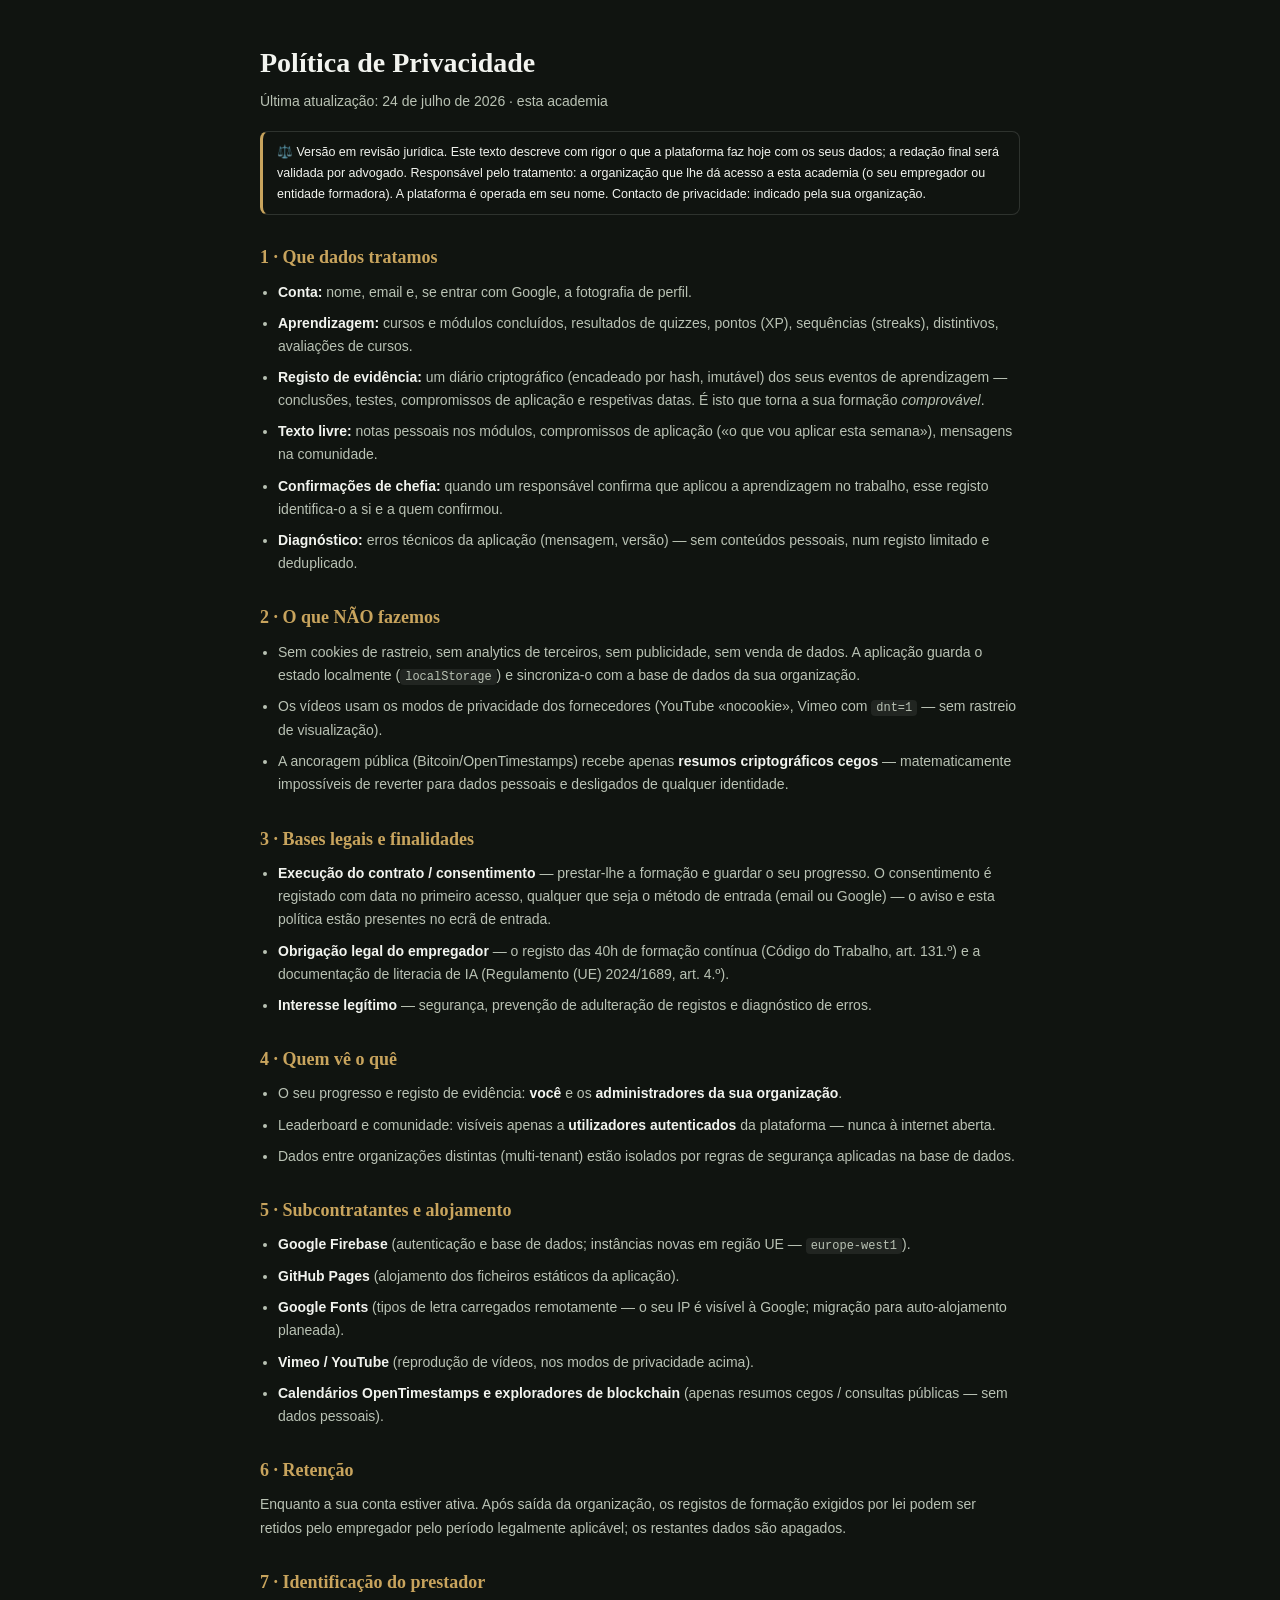
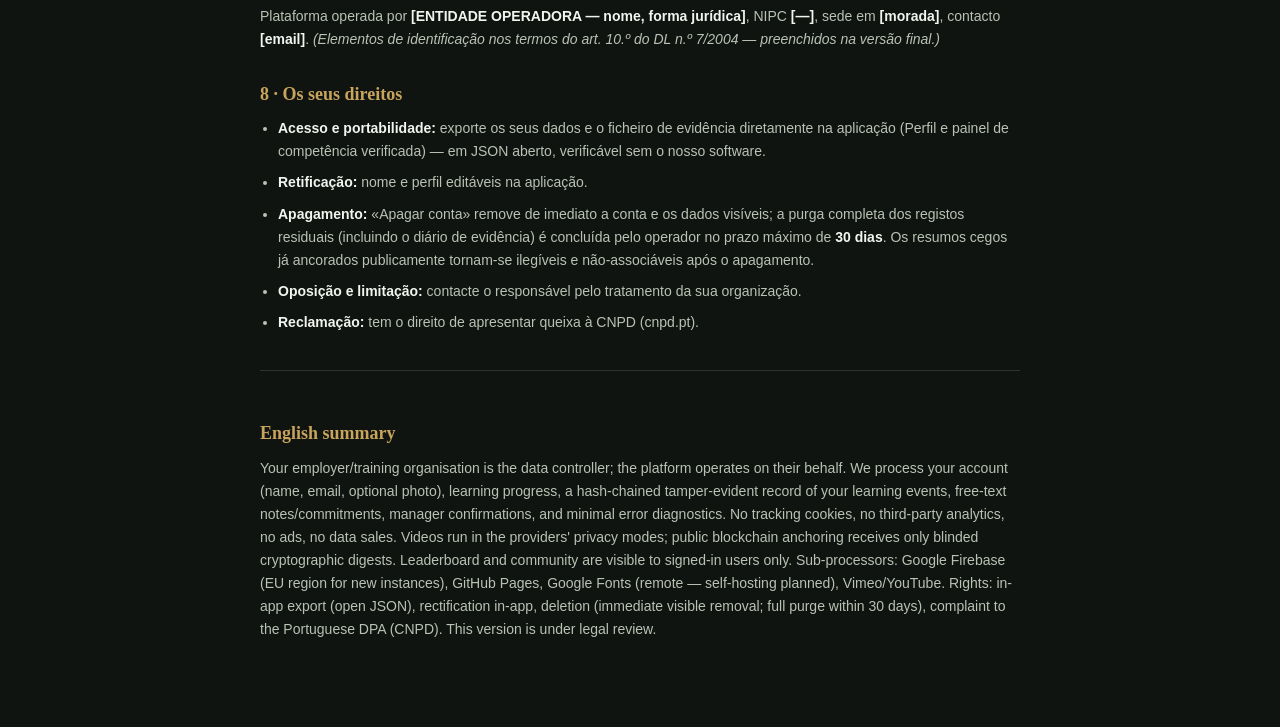
<file: privacy.html>
<!DOCTYPE html>
<html lang="pt">
<head>
<meta charset="UTF-8">
<meta name="viewport" content="width=device-width, initial-scale=1.0">
<title>Política de Privacidade · Privacy Policy</title>
<meta name="robots" content="noindex">
<style>
  :root { --bg:#101410; --card:#1a211b; --line:rgba(235,240,232,.14); --text:#f2f4ef; --dim:#b9c2b4; --accent:#c8a45d; }
  * { margin:0; padding:0; box-sizing:border-box; }
  body { font-family: Helvetica, Arial, sans-serif; background:var(--bg); color:var(--text); line-height:1.65; padding:40px 16px 80px; }
  .wrap { max-width:760px; margin:0 auto; }
  h1 { font-family: Georgia, serif; font-size:28px; font-weight:600; margin-bottom:4px; }
  h2 { font-family: Georgia, serif; font-size:18px; margin:28px 0 8px; color:var(--accent); }
  p, li { font-size:14px; color:var(--dim); margin-bottom:8px; }
  li { margin-left:18px; }
  b { color:var(--text); }
  .note { border:1px solid var(--line); border-left:3px solid var(--accent); border-radius:8px; padding:10px 14px; font-size:12.5px; margin:18px 0; }
  .en { border-top:1px solid var(--line); margin-top:36px; padding-top:20px; }
  code { background:rgba(255,255,255,.07); padding:1px 5px; border-radius:4px; font-size:12px; }
</style>
</head>
<body>
<div class="wrap">
  <h1>Política de Privacidade</h1>
  <p>Última atualização: 24 de julho de 2026 · <span id="brandName">esta academia</span></p>
  <div class="note">⚖️ Versão em revisão jurídica. Este texto descreve com rigor o que a plataforma faz
  hoje com os seus dados; a redação final será validada por advogado. Responsável pelo tratamento:
  a organização que lhe dá acesso a esta academia (o seu empregador ou entidade formadora).
  A plataforma é operada em seu nome. Contacto de privacidade: indicado pela sua organização.</div>

  <h2>1 · Que dados tratamos</h2>
  <ul>
    <li><b>Conta:</b> nome, email e, se entrar com Google, a fotografia de perfil.</li>
    <li><b>Aprendizagem:</b> cursos e módulos concluídos, resultados de quizzes, pontos (XP), sequências (streaks), distintivos, avaliações de cursos.</li>
    <li><b>Registo de evidência:</b> um diário criptográfico (encadeado por hash, imutável) dos seus eventos de aprendizagem — conclusões, testes, compromissos de aplicação e respetivas datas. É isto que torna a sua formação <i>comprovável</i>.</li>
    <li><b>Texto livre:</b> notas pessoais nos módulos, compromissos de aplicação («o que vou aplicar esta semana»), mensagens na comunidade.</li>
    <li><b>Confirmações de chefia:</b> quando um responsável confirma que aplicou a aprendizagem no trabalho, esse registo identifica-o a si e a quem confirmou.</li>
    <li><b>Diagnóstico:</b> erros técnicos da aplicação (mensagem, versão) — sem conteúdos pessoais, num registo limitado e deduplicado.</li>
  </ul>

  <h2>2 · O que NÃO fazemos</h2>
  <ul>
    <li>Sem cookies de rastreio, sem analytics de terceiros, sem publicidade, sem venda de dados. A aplicação guarda o estado localmente (<code>localStorage</code>) e sincroniza-o com a base de dados da sua organização.</li>
    <li>Os vídeos usam os modos de privacidade dos fornecedores (YouTube «nocookie», Vimeo com <code>dnt=1</code> — sem rastreio de visualização).</li>
    <li>A ancoragem pública (Bitcoin/OpenTimestamps) recebe apenas <b>resumos criptográficos cegos</b> — matematicamente impossíveis de reverter para dados pessoais e desligados de qualquer identidade.</li>
  </ul>

  <h2>3 · Bases legais e finalidades</h2>
  <ul>
    <li><b>Execução do contrato / consentimento</b> — prestar-lhe a formação e guardar o seu progresso. O consentimento é registado com data no primeiro acesso, qualquer que seja o método de entrada (email ou Google) — o aviso e esta política estão presentes no ecrã de entrada.</li>
    <li><b>Obrigação legal do empregador</b> — o registo das 40h de formação contínua (Código do Trabalho, art. 131.º) e a documentação de literacia de IA (Regulamento (UE) 2024/1689, art. 4.º).</li>
    <li><b>Interesse legítimo</b> — segurança, prevenção de adulteração de registos e diagnóstico de erros.</li>
  </ul>

  <h2>4 · Quem vê o quê</h2>
  <ul>
    <li>O seu progresso e registo de evidência: <b>você</b> e os <b>administradores da sua organização</b>.</li>
    <li>Leaderboard e comunidade: visíveis apenas a <b>utilizadores autenticados</b> da plataforma — nunca à internet aberta.</li>
    <li>Dados entre organizações distintas (multi-tenant) estão isolados por regras de segurança aplicadas na base de dados.</li>
  </ul>

  <h2>5 · Subcontratantes e alojamento</h2>
  <ul>
    <li><b>Google Firebase</b> (autenticação e base de dados; instâncias novas em região UE — <code>europe-west1</code>).</li>
    <li><b>GitHub Pages</b> (alojamento dos ficheiros estáticos da aplicação).</li>
    <li><b>Google Fonts</b> (tipos de letra carregados remotamente — o seu IP é visível à Google; migração para auto-alojamento planeada).</li>
    <li><b>Vimeo / YouTube</b> (reprodução de vídeos, nos modos de privacidade acima).</li>
    <li><b>Calendários OpenTimestamps e exploradores de blockchain</b> (apenas resumos cegos / consultas públicas — sem dados pessoais).</li>
  </ul>

  <h2>6 · Retenção</h2>
  <p>Enquanto a sua conta estiver ativa. Após saída da organização, os registos de formação exigidos por
  lei podem ser retidos pelo empregador pelo período legalmente aplicável; os restantes dados são apagados.</p>

  <h2>7 · Identificação do prestador</h2>
  <p>Plataforma operada por <b>[ENTIDADE OPERADORA — nome, forma jurídica]</b>, NIPC <b>[—]</b>,
  sede em <b>[morada]</b>, contacto <b>[email]</b>. <i>(Elementos de identificação nos termos do
  art. 10.º do DL n.º 7/2004 — preenchidos na versão final.)</i></p>

  <h2>8 · Os seus direitos</h2>
  <ul>
    <li><b>Acesso e portabilidade:</b> exporte os seus dados e o ficheiro de evidência diretamente na aplicação (Perfil e painel de competência verificada) — em JSON aberto, verificável sem o nosso software.</li>
    <li><b>Retificação:</b> nome e perfil editáveis na aplicação.</li>
    <li><b>Apagamento:</b> «Apagar conta» remove de imediato a conta e os dados visíveis; a purga completa dos registos residuais (incluindo o diário de evidência) é concluída pelo operador no prazo máximo de <b>30 dias</b>. Os resumos cegos já ancorados publicamente tornam-se ilegíveis e não-associáveis após o apagamento.</li>
    <li><b>Oposição e limitação:</b> contacte o responsável pelo tratamento da sua organização.</li>
    <li><b>Reclamação:</b> tem o direito de apresentar queixa à CNPD (cnpd.pt).</li>
  </ul>

  <div class="en">
    <h2>English summary</h2>
    <p>Your employer/training organisation is the data controller; the platform operates on their behalf.
    We process your account (name, email, optional photo), learning progress, a hash-chained tamper-evident
    record of your learning events, free-text notes/commitments, manager confirmations, and minimal error
    diagnostics. No tracking cookies, no third-party analytics, no ads, no data sales. Videos run in the
    providers' privacy modes; public blockchain anchoring receives only blinded cryptographic digests.
    Leaderboard and community are visible to signed-in users only. Sub-processors: Google Firebase (EU region
    for new instances), GitHub Pages, Google Fonts (remote — self-hosting planned), Vimeo/YouTube.
    Rights: in-app export (open JSON), rectification in-app, deletion (immediate visible removal; full purge
    within 30 days), complaint to the Portuguese DPA (CNPD). This version is under legal review.</p>
  </div>
</div>
<script>
  /* fill the brand name if this page is served inside a branded instance */
  try {
    var s = document.createElement('script');
    s.src = location.pathname.replace(/privacy\.html$/, '') + 'brands/taipa/brand.js';
    s.onload = function () { if (window.BRAND && BRAND.academy) document.getElementById('brandName').textContent = BRAND.academy; };
    document.head.appendChild(s);
  } catch (e) {}
</script>
</body>
</html>
</file>
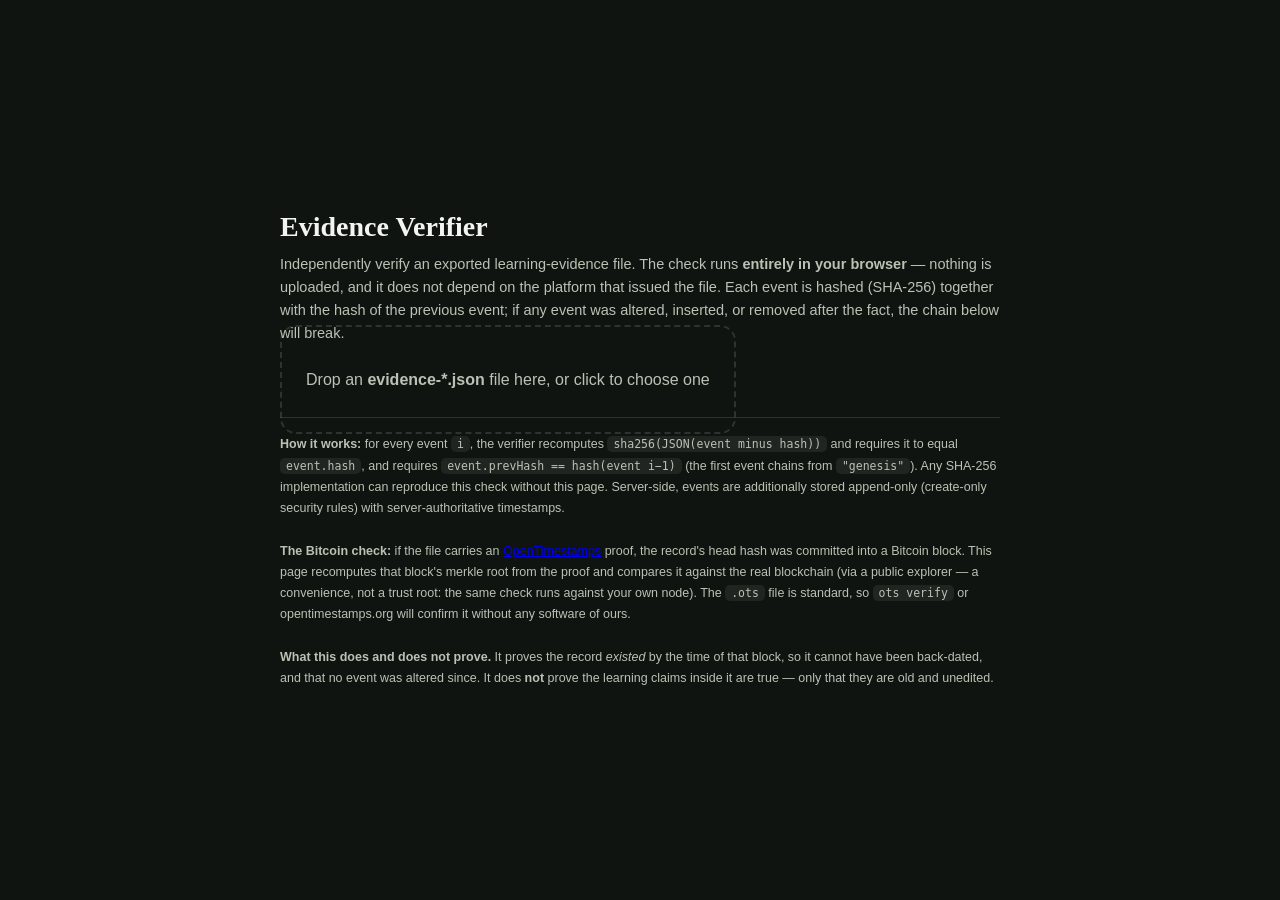
<file: verify.html>
<!DOCTYPE html>
<html lang="en">
<head>
<meta charset="UTF-8">
<meta name="viewport" content="width=device-width, initial-scale=1.0">
<title>Evidence Verifier — independent learning-record check</title>
<meta name="robots" content="noindex">
<style>
  :root { --bg:#101410; --card:#1a211b; --line:rgba(235,240,232,.14); --text:#f2f4ef; --dim:#b9c2b4; --ok:#8fd0a0; --bad:#e08a76; --accent:#c8a45d; }
  * { margin:0; padding:0; box-sizing:border-box; }
  body { font-family: Georgia, 'Times New Roman', serif; background: var(--bg); color: var(--text); min-height:100vh; display:grid; place-items:center; padding:32px 16px; }
  .wrap { width:min(720px,100%); }
  h1 { font-size:28px; font-weight:600; }
  .sub { color:var(--dim); font-size:14.5px; line-height:1.6; margin:10px 0 26px; font-family: Helvetica, Arial, sans-serif; }
  .drop { border:2px dashed var(--line); border-radius:16px; padding:44px 24px; text-align:center; color:var(--dim); cursor:pointer; transition:border-color .2s; font-family:Helvetica,Arial,sans-serif; }
  .drop:hover, .drop.over { border-color: var(--accent); color: var(--text); }
  .drop input { display:none; }
  .card { background:var(--card); border:1px solid var(--line); border-radius:16px; padding:24px 26px; margin-top:22px; display:none; }
  .verdict { font-size:22px; font-weight:600; display:flex; align-items:center; gap:10px; }
  .verdict.ok { color:var(--ok); } .verdict.bad { color:var(--bad); }
  .facts { margin-top:16px; font-family:Helvetica,Arial,sans-serif; font-size:13.5px; color:var(--dim); line-height:2; }
  .facts b { color:var(--text); font-weight:600; }
  .how { margin-top:28px; font-size:12.5px; color:var(--dim); font-family:Helvetica,Arial,sans-serif; line-height:1.7; border-top:1px solid var(--line); padding-top:16px; }
  code { background:rgba(255,255,255,.07); padding:1px 6px; border-radius:5px; font-size:11.5px; }
  .btc { margin-top:18px; padding-top:16px; border-top:1px solid var(--line); font-family:Helvetica,Arial,sans-serif; font-size:13.5px; line-height:1.9; color:var(--dim); }
  .btc .hd { font-weight:600; color:var(--text); font-size:14px; }
  .btc.good .hd { color:var(--ok); } .btc.bad .hd { color:var(--bad); }
  .btc a { color:var(--accent); }
  .btc .dl { background:none; border:1px solid var(--line); color:var(--dim); border-radius:8px; padding:5px 11px; font-size:12px; cursor:pointer; font-family:inherit; margin-top:6px; }
  .btc .dl:hover { color:var(--text); border-color:var(--accent); }
</style>
<script src="core/ots.js"></script>
</head>
<body>
<div class="wrap">
  <h1>Evidence Verifier</h1>
  <p class="sub">Independently verify an exported learning-evidence file. The check runs <b>entirely in your
  browser</b> — nothing is uploaded, and it does not depend on the platform that issued the file. Each event is
  hashed (SHA-256) together with the hash of the previous event; if any event was altered, inserted, or removed
  after the fact, the chain below will break.</p>

  <label class="drop" id="drop">
    Drop an <b>evidence-*.json</b> file here, or click to choose one
    <input type="file" id="file" accept="application/json,.json">
  </label>

  <div class="card" id="result">
    <div class="verdict" id="verdict"></div>
    <div class="facts" id="facts"></div>
    <div class="btc" id="btc" style="display:none"></div>
  </div>

  <p class="how"><b>How it works:</b> for every event <code>i</code>, the verifier recomputes
  <code>sha256(JSON(event minus hash))</code> and requires it to equal <code>event.hash</code>, and requires
  <code>event.prevHash == hash(event i−1)</code> (the first event chains from <code>"genesis"</code>).
  Any SHA-256 implementation can reproduce this check without this page. Server-side, events are additionally
  stored append-only (create-only security rules) with server-authoritative timestamps.<br><br>
  <b>The Bitcoin check:</b> if the file carries an <a href="https://opentimestamps.org" target="_blank" rel="noopener">OpenTimestamps</a>
  proof, the record's head hash was committed into a Bitcoin block. This page recomputes that block's merkle root
  from the proof and compares it against the real blockchain (via a public explorer — a convenience, not a trust
  root: the same check runs against your own node). The <code>.ots</code> file is standard, so
  <code>ots verify</code> or opentimestamps.org will confirm it without any software of ours.<br><br>
  <b>What this does and does not prove.</b> It proves the record <i>existed</i> by the time of that block, so it
  cannot have been back-dated, and that no event was altered since. It does <b>not</b> prove the learning claims
  inside it are true — only that they are old and unedited.</p>
</div>
<script>
const drop = document.getElementById('drop'), fileIn = document.getElementById('file');
drop.addEventListener('dragover', e => { e.preventDefault(); drop.classList.add('over'); });
drop.addEventListener('dragleave', () => drop.classList.remove('over'));
drop.addEventListener('drop', e => { e.preventDefault(); drop.classList.remove('over'); if (e.dataTransfer.files[0]) check(e.dataTransfer.files[0]); });
fileIn.addEventListener('change', () => { if (fileIn.files[0]) check(fileIn.files[0]); });

async function sha(s) {
  const b = await crypto.subtle.digest('SHA-256', new TextEncoder().encode(s));
  return Array.from(new Uint8Array(b)).map(x => x.toString(16).padStart(2, '0')).join('');
}
async function check(file) {
  const out = document.getElementById('result'), v = document.getElementById('verdict'), f = document.getElementById('facts');
  out.style.display = 'block'; v.className = 'verdict'; v.textContent = 'Verifying…'; f.innerHTML = '';
  let data;
  try { data = JSON.parse(await file.text()); } catch (e) { v.className = 'verdict bad'; v.textContent = '✕ Not a valid evidence file'; return; }
  const L = data.events || [];
  if (!Array.isArray(L) || !L.length) { v.className = 'verdict bad'; v.textContent = '✕ No events in file'; return; }
  let prev = 'genesis', broken = null;
  for (let i = 0; i < L.length; i++) {
    const ev = L[i];
    const { hash, ...core } = ev;
    if (ev.prevHash !== prev || await sha(JSON.stringify(core)) !== hash) { broken = i; break; }
    prev = hash;
  }
  const headOk = !broken && (!data.headHash || data.headHash === prev);
  const types = {};
  L.forEach(e => { types[e.type] = (types[e.type] || 0) + 1; });
  if (broken === null && headOk) {
    v.className = 'verdict ok'; v.textContent = '✓ Chain intact — record is internally consistent';
  } else {
    v.className = 'verdict bad';
    v.textContent = broken !== null ? `✕ Chain BROKEN at event ${broken + 1} of ${L.length} — the record was altered` : '✕ Head hash does not match the chain';
  }
  f.innerHTML = `
    <b>${(data.learner || 'Unknown learner')}</b> · ${(data.platform || 'unknown platform')} · exported ${data.exportedAt ? new Date(data.exportedAt).toLocaleString() : '—'}<br>
    <b>${L.length}</b> events · first ${new Date(L[0].at).toLocaleDateString()} · last ${new Date(L[L.length - 1].at).toLocaleDateString()}<br>
    ${Object.entries(types).map(([k, n]) => `${k.replace(/_/g, ' ')}: <b>${n}</b>`).join(' · ')}<br>
    head hash <code>${(prev || '').slice(0, 20)}…</code>`;

  checkBitcoin(data, L);
}

/* ---- Bitcoin layer -------------------------------------------------------
   The hash chain proves internal consistency. It does NOT prove the record
   wasn't written all at once, yesterday. An OpenTimestamps proof does: the
   head hash is committed into a Bitcoin block, so the record demonstrably
   existed by that block's time. We verify by recomputing the block's merkle
   root from the proof and comparing it with the real chain. -------------- */
async function checkBitcoin(data, L) {
  const box = document.getElementById('btc');
  const stamps = data.timestamps || [];
  if (!stamps.length) { box.style.display = 'none'; return; }
  box.style.display = 'block'; box.className = 'btc';
  box.innerHTML = '<div class="hd">⛓ Checking the Bitcoin proof…</div>';

  const confirmed = stamps.filter(s => s.status === 'confirmed' && s.otsBase64);
  const pending = stamps.filter(s => s.status !== 'confirmed');

  if (!confirmed.length) {
    box.innerHTML = '<div class="hd">⏳ Bitcoin proof submitted, not yet confirmed</div>' +
      '<div>' + pending.length + ' timestamp' + (pending.length > 1 ? 's' : '') + ' waiting for a Bitcoin block (normally 1–2 hours). ' +
      'Until one confirms, this record\'s dates rest on the issuing platform\'s clock — the chain above still proves nothing was edited.</div>';
    return;
  }

  const s = confirmed[confirmed.length - 1];
  try {
    const bytes = OTS.unb64 ? OTS.unb64(s.otsBase64) : new Uint8Array(atob(s.otsBase64).split('').map(c => c.charCodeAt(0)));
    const { digest, tree } = OTS.parseFile(bytes);

    /* the proof must timestamp THIS record's head — not some other file */
    const headInChain = L.some(e => e.hash === s.head);
    const digestMatches = OTS.hex(digest) === s.head;

    const info = await OTS.summarize(tree, digest);
    if (!info.bitcoin.length) throw new Error('proof carries no Bitcoin attestation');
    const v = await OTS.verifyBitcoin(info.bitcoin[0]);

    const good = v.ok === true && digestMatches && headInChain;
    box.className = 'btc ' + (good ? 'good' : 'bad');
    const when = v.time ? new Date(v.time * 1000) : null;
    box.innerHTML =
      '<div class="hd">' + (good
        ? '⛓ Confirmed in Bitcoin block ' + v.height + ' — this record existed by ' + (when ? when.toLocaleDateString() : 'that block') + ', so it was not back-dated'
        : (v.ok === null ? '⛓ Could not reach a Bitcoin explorer to check the proof'
          : '✕ The Bitcoin proof does NOT match this record')) + '</div>' +
      (v.ok !== null ? (
        '<div>proof covers head <code>' + s.head.slice(0, 16) + '…</code> ' + (headInChain ? '— which is an event in this file ✓' : '— <b>NOT in this file ✗</b>') + '</div>' +
        '<div>merkle root computed <code>' + String(v.computed).slice(0, 20) + '…</code></div>' +
        '<div>merkle root on-chain <code>' + String(v.actual).slice(0, 20) + '…</code>' + (v.ok ? ' ✓ identical' : ' ✗ differs') + '</div>' +
        '<div>block ' + v.height + (when ? ' · ' + when.toLocaleString() : '') + ' · checked via <a href="' + v.source + '/block/' + v.block + '" target="_blank" rel="noopener">' + new URL(v.source).host + '</a></div>' +
        (s.eventsAtStamp < L.length ? '<div style="margin-top:6px">Note: the proof covers the first <b>' + s.eventsAtStamp + '</b> of ' + L.length + ' events (stamped ' + new Date(s.stampedAt).toLocaleDateString() + '). Later events are covered by the chain, and by the next stamp.</div>' : '')
      ) : '<div>The proof itself is intact — only the lookup failed. Try again, or verify it with the official OpenTimestamps tools below.</div>') +
      '<button class="dl" id="dlOts">⤓ Download the .ots proof — verify it without this page</button>';

    document.getElementById('dlOts').onclick = () => {
      const a = document.createElement('a');
      a.href = URL.createObjectURL(new Blob([bytes], { type: 'application/octet-stream' }));
      a.download = s.head.slice(0, 12) + '.ots';
      a.click(); setTimeout(() => URL.revokeObjectURL(a.href), 4000);
    };
  } catch (e) {
    box.className = 'btc bad';
    box.innerHTML = '<div class="hd">✕ The Bitcoin proof could not be read</div><div>' + e.message + '</div>';
  }
}
</script>
</body>
</html>
</file>
